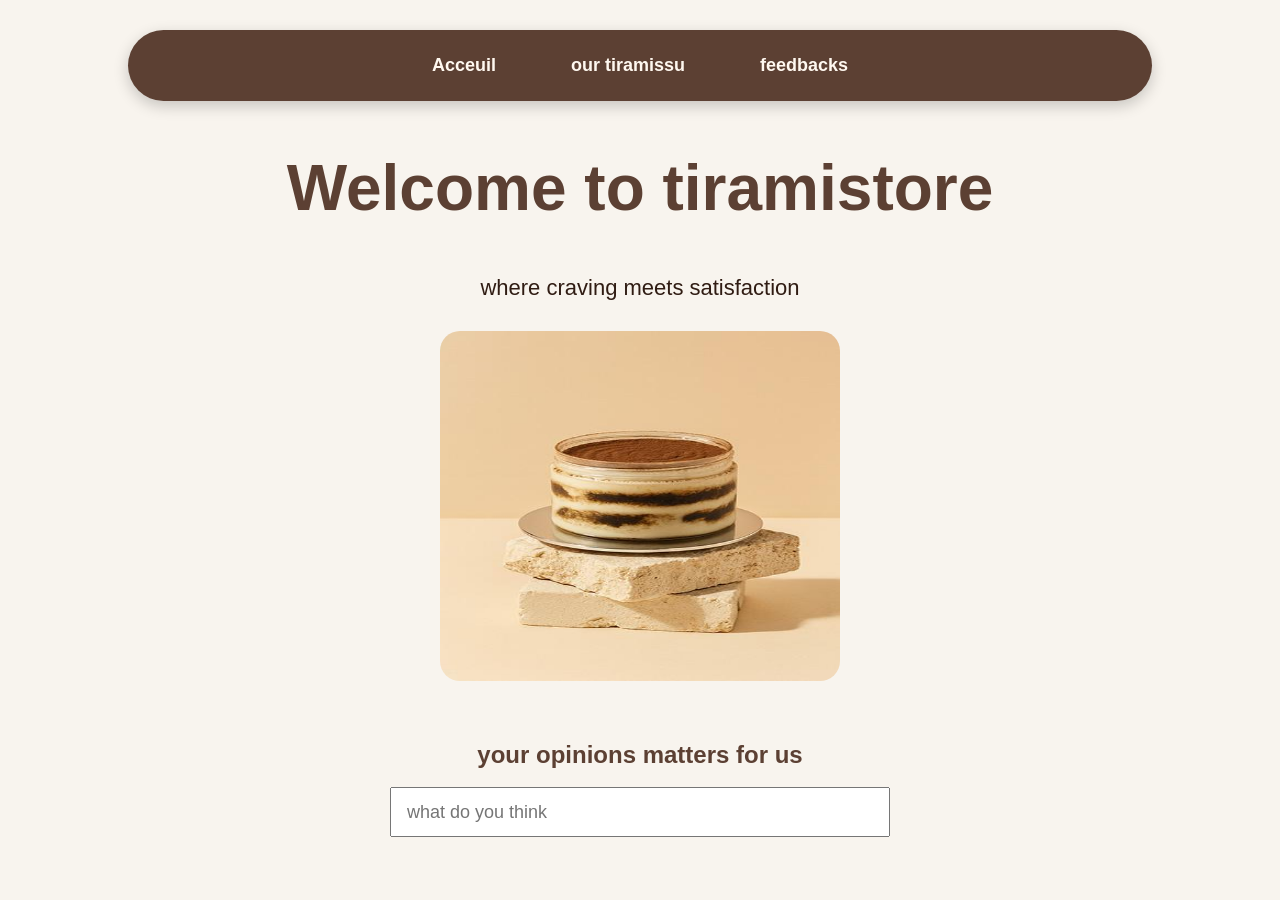
<file: index.html>
<!DOCTYPE html>
<html lang="en">

<head>
    <meta charset="UTF-8">
    <meta name="viewport" content="width=device-width, initial-scale=1.0">
    <title>tiramistore</title>
    <link rel="stylesheet" href="style.css">
</head>

<body>

    <header>
        <nav>
            <a href="index.html">Acceuil</a>
            <a href="menu.html">our tiramissu</a>
            <a href="#feedbacks">feedbacks</a>
        </nav>
    </header>


    <section id="presentation">
        <h1 id="title">
            Welcome to tiramistore
        </h1>

        <p>where craving meets satisfaction </p>

        <img src="image.jpg" alt="tiramissu classique au chocolat">
    </section>


    

    <section id="feedbacks">
        <label> your opinions matters for us</label>
        <br><br>
        <input type="text" placeholder="what do you think">
    </section>

</body>

</html>
</file>
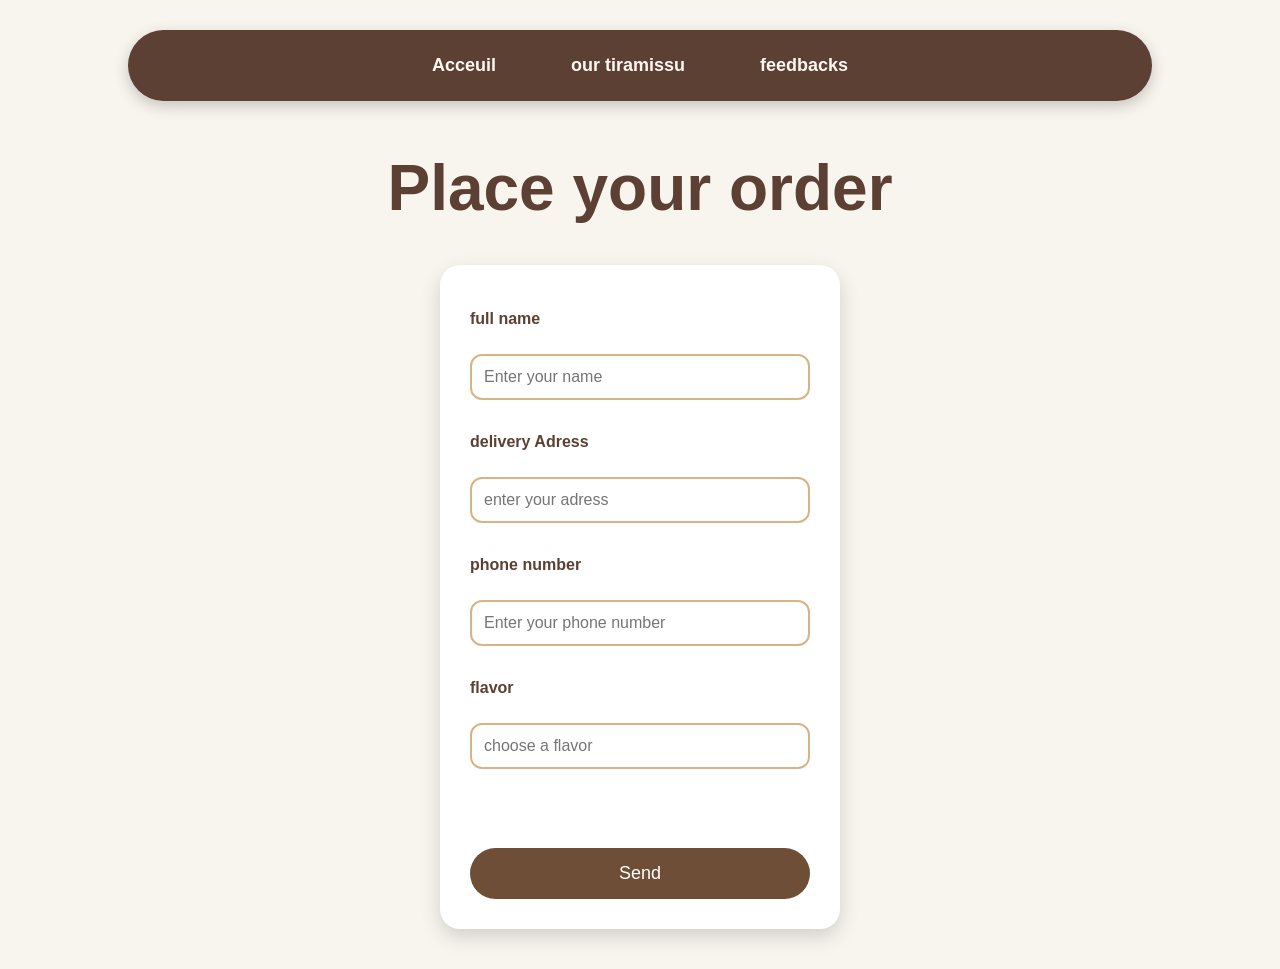
<file: Informations.html>
<!DOCTYPE html>
<html lang="en">

<head>
    <meta charset="UTF-8">
    <meta name="viewport" content="width=device-width, initial-scale=1.0">
    <title>Contact</title>

    <head>

        <meta charset="UTF-8">

        <title>Contact</title>

        <link rel="stylesheet" href="style.css">

    </head>

<body>

    <header>

        <nav>
            <a href="index.html">Acceuil</a>
            <a href="#menu">our tiramissu</a>
            <a href="#feedbacks">feedbacks</a>
        </nav>

    </header>

    <main>

        <section>

            <h1>Place your order</h1>

            <form class="order-form"
                action="https://script.google.com/macros/s/AKfycbwpJ_LiEC33LgjcOf2rCot9z8D-ctrJmVkAuRUehaGDHbao3y6hyEiJRHlSud94N2-u/exec"
                method="post">

                <label> full name</label>

                <br>

                <input type="text" name="full_name" placeholder="Enter your name">

                <br><br>

                <label>delivery Adress</label>

                <br>

                <input type="text" name="delivery_Adress" placeholder="enter your adress">

                <br><br>

                <label>phone number</label>

                <br>

                <input type="number" name="phone_number" placeholder="Enter your phone number">

                <br><br>

                <label>flavor</label>

                <br>

                <input type="text" name="flavor" placeholder="choose a flavor">

                <br><br>
                <br><br>

                <button>

                    Send

                </button>

            </form>

        </section>

    </main>


</body>

</html>
</file>
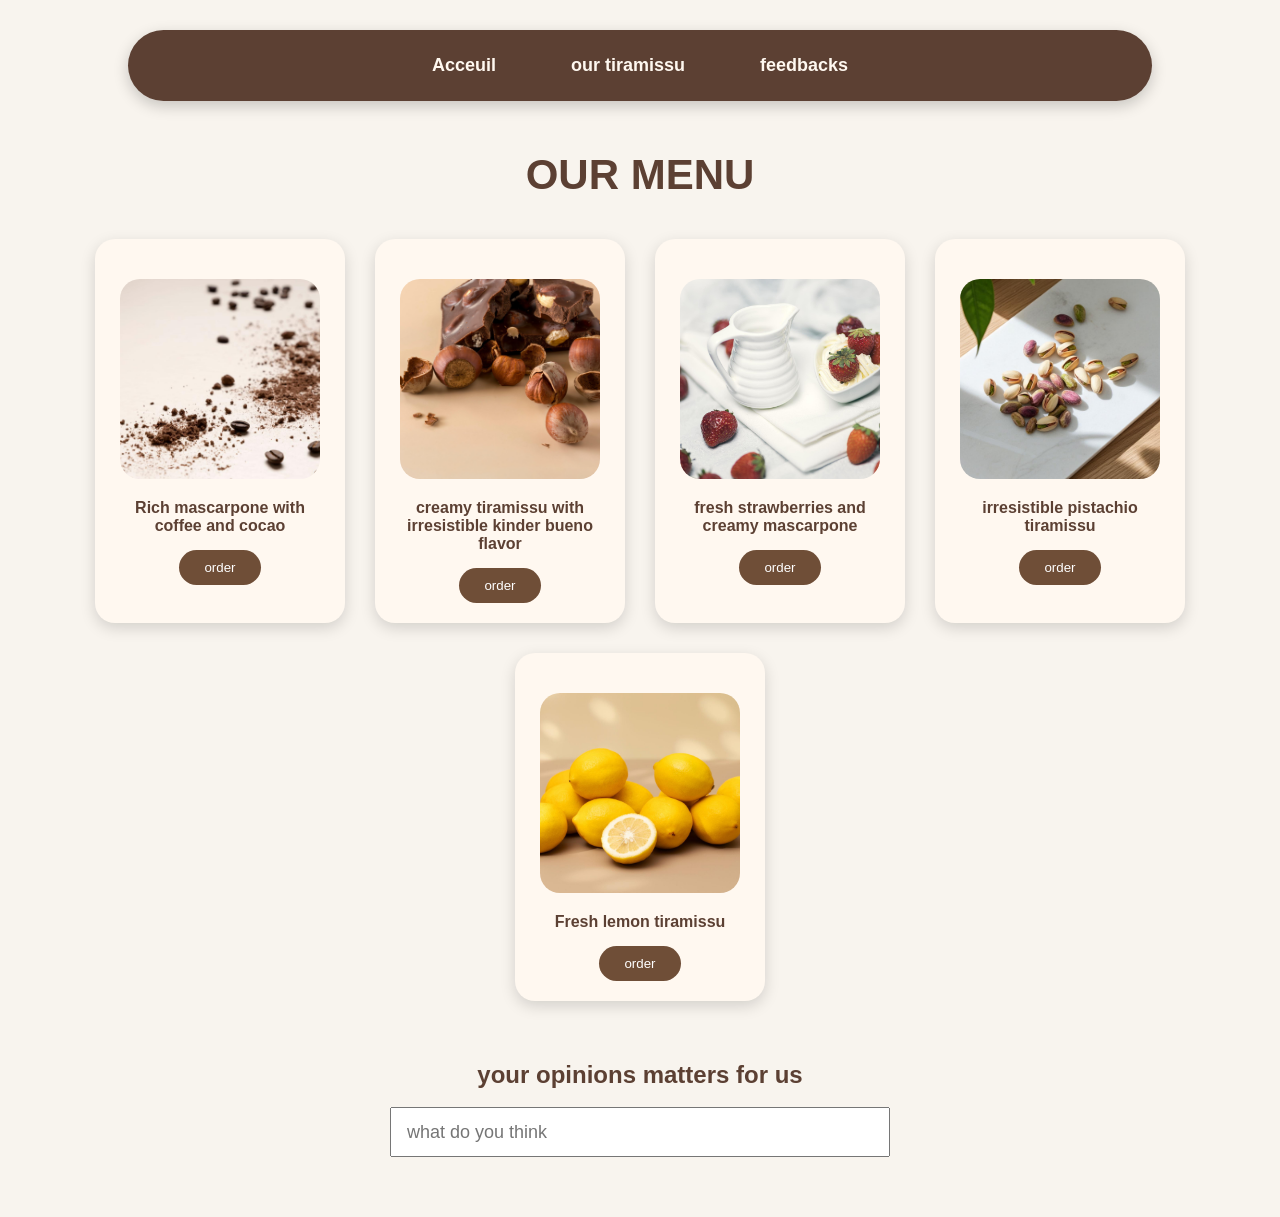
<file: menu.html>
<!DOCTYPE html>
<html lang="en">
<head>
    <meta charset="UTF-8">
    <meta name="viewport" content="width=device-width, initial-scale=1.0">
    <title>Document</title>
    <link rel="stylesheet" href="style.css">
</head>
<body>


    <header>
        <nav>
            <a href="index.html">Acceuil</a>
            <a href="menu.html">our tiramissu</a>
            <a href="#feedbacks">feedbacks</a>
        </nav>
    </header>



    <h2>OUR MENU</h2>
    
    <section id="menu">
        <div class="card">
            <img src="classique.jpg" alt="tiramissu classique">
            <h3>Rich mascarpone with coffee and cocao</h3>
            <a href="Informations.html">
                <button>order</button>
            </a>
        </div>

        <div class="card">
            <img src="bueno.jpg" alt="tiramissu bueno">
            <h3>creamy tiramissu with irresistible kinder bueno flavor</h3>
            <a href="Informations.html">
                <button>order</button>
            </a>
        </div>

       


        <div class="card">

            <img src="fraise.jpg" alt="tiramissu fraise">
            <h3>fresh strawberries and creamy mascarpone</h3>
            <a href="Informations.html">
                <button>order</button>
            </a>
        </div>

        <div class="card">
            <img src="pistasche.jpg" alt="tiramissu pistasche">
            <h3>irresistible pistachio tiramissu</h3>
            <a href="Informations.html">
                <button>order</button>
            </a>
        </div>

        <div class="card">
            <img src="lemon.jpg" alt="tiramissu citron">
            <h3>Fresh lemon tiramissu</h3>
            <a href="Informations.html">
                <button>order</button>
            </a>
        </div>


    </section>

    <section id="feedbacks">
        <label> your opinions matters for us</label>
        <br><br>
        <input type="text" placeholder="what do you think">
    </section>

</body>

</html>


</body>
</html>
</file>
<file: style.css>
body{
    margin:0;
    font-family:Arial, sans-serif;
    background:#f8f4ee;
}

nav{
    background:#5C4033; 
    width:80%;
    margin:30px auto;
    padding:15px;
    border-radius:50px; 
    display:flex;
    justify-content:center;
    gap:35px;
    box-shadow:0 5px 15px rgba(0,0,0,0.2);
}

nav a{
    color:#FFF8F0;
    text-decoration:none;
    font-size:18px;
    font-weight:bold;
    padding:10px 20px;
    border-radius:30px;
    transition:0.3s;
}


nav a:hover{
    background:#D8B384; 
    color:#4B2E2E;
    transform:translateY(-3px);
}

h1{
    text-align: center;
    color: #5C4033; 
    font-size: clamp(2rem, 5vw, 4rem);
    margin-top: 50px;
    margin-bottom: 30px;
}

p{
    text-align: center;
    color: #301c13; /* Brun café */
    font-size: 22px;
    margin-top: 50px;
    margin-bottom: 30px;
}
h2{

    text-align: center;
    color: #5C4033; 
    font-size: 42px;
    margin-top: 50px;
    margin-bottom: 30px;
}

#menu{
    display: flex;
    justify-content: center;
    flex-wrap: wrap;
    gap: 30px;
    margin: 40px auto;
}

.card{
    width: 250px;
    text-align: center;
    background: #fff8f0;
    border-radius: 20px;
    padding: 20px;
    box-shadow: 0 5px 15px rgba(0,0,0,0.15);
}

.card img{
    width: 200px;
    height: 200px;
    object-fit: cover;
    border-radius: 20px;
}

.card h3{
    font-size: 16px;
    color: #5C4033;
    margin: 15px 0;
}

.card button{
    background: #6F4E37;
    color: white;
    border: none;
    padding: 10px 25px;
    border-radius: 30px;
    cursor: pointer;
}

.card button:hover{
    background: #A67C52;
}


#feedbacks{
    text-align: center;
    margin: 60px auto;
}

#feedbacks label{
    font-size: 24px;
    color: #5C4033;
    font-weight: bold;
}

#feedbacks textarea{
    width: 500px;
    height: 180px;
    padding: 15px;
    border: 2px solid #D8B384;
    border-radius: 20px;
    font-size: 16px;
    resize: none;
    outline: none;
    margin-top: 20px;
}

#feedbacks textarea::placeholder{
    color: gray;
    font-size: 16px;
}

#feedbacks textarea:focus{
    border-color: #6F4E37;
    box-shadow: 0 0 10px rgba(111,78,55,0.3);
}
#feedbacks input{
    width: 500px;
    height: 50px;
    padding: 15px;
    font-size: 18px;
}










img{
    width:400px;  
    height: 350px;      
    display:block;
    margin:20px auto; 
    border-radius:20px; 
}



.order-form{
    width:400px;
    margin:40px auto;
    background:white;
    padding:30px;
    border-radius:20px;
    box-shadow:0 8px 20px rgba(0,0,0,0.15);
}

.order-form label{
    display:block;
    margin-top:15px;
    margin-bottom:8px;
    color:#5C4033;
    font-weight:bold;
}

.order-form input{
    width:100%;
    padding:12px;
    border:2px solid #D8B384;
    border-radius:12px;
    font-size:16px;
    box-sizing:border-box;
    outline:none;
}

.order-form input:focus{
    border-color:#6F4E37;
}

.order-form button{
    width:100%;
    margin-top:25px;
    padding:15px;
    background:#6F4E37;
    color:white;
    border:none;
    border-radius:30px;
    font-size:18px;
    cursor:pointer;
    transition:0.3s;
}

.order-form button:hover{
    background:#8B5E3C;
    }


* {
    box-sizing: border-box;
}

@media (max-width: 768px) {

    body {
        width: 100%;
        overflow-x: hidden;
    }

    
    nav {
        width: 90%;
        margin: 20px auto;
        padding: 10px;
        gap: 5px;
        flex-wrap: wrap;
    }

    nav a {
        font-size: 14px;
        padding: 8px 10px;
    }

    
    h1 {
        font-size: 32px;
        margin-top: 35px;
        margin-bottom: 20px;
    }

    h2 {
        font-size: 28px;
        margin-top: 35px;
    }

    p {
        font-size: 18px;
        margin: 30px 20px;
    }

    img {
        width: 90%;
        max-width: 400px;
        height: auto;
        margin: 20px auto;
    }

    /* MENU */
    #menu {
        width: 100%;
        gap: 20px;
        padding: 0 15px;
    }

    .card {
        width: 90%;
        max-width: 300px;
    }

    .card img {
        width: 100%;
        height: auto;
    }

    /* FEEDBACK */
    #feedbacks {
        width: 100%;
        padding: 0 15px;
    }

    #feedbacks textarea {
        width: 100%;
        height: 150px;
    }

    #feedbacks input {
        width: 100%;
    }

    /* FORMULAIRE */
    .order-form {
        width: 90%;
        max-width: 400px;
        margin: 30px auto;
        padding: 20px;
    }

    .order-form input {
        width: 100%;
    }

    .order-form button {
        width: 100%;
    }
}
</file>
